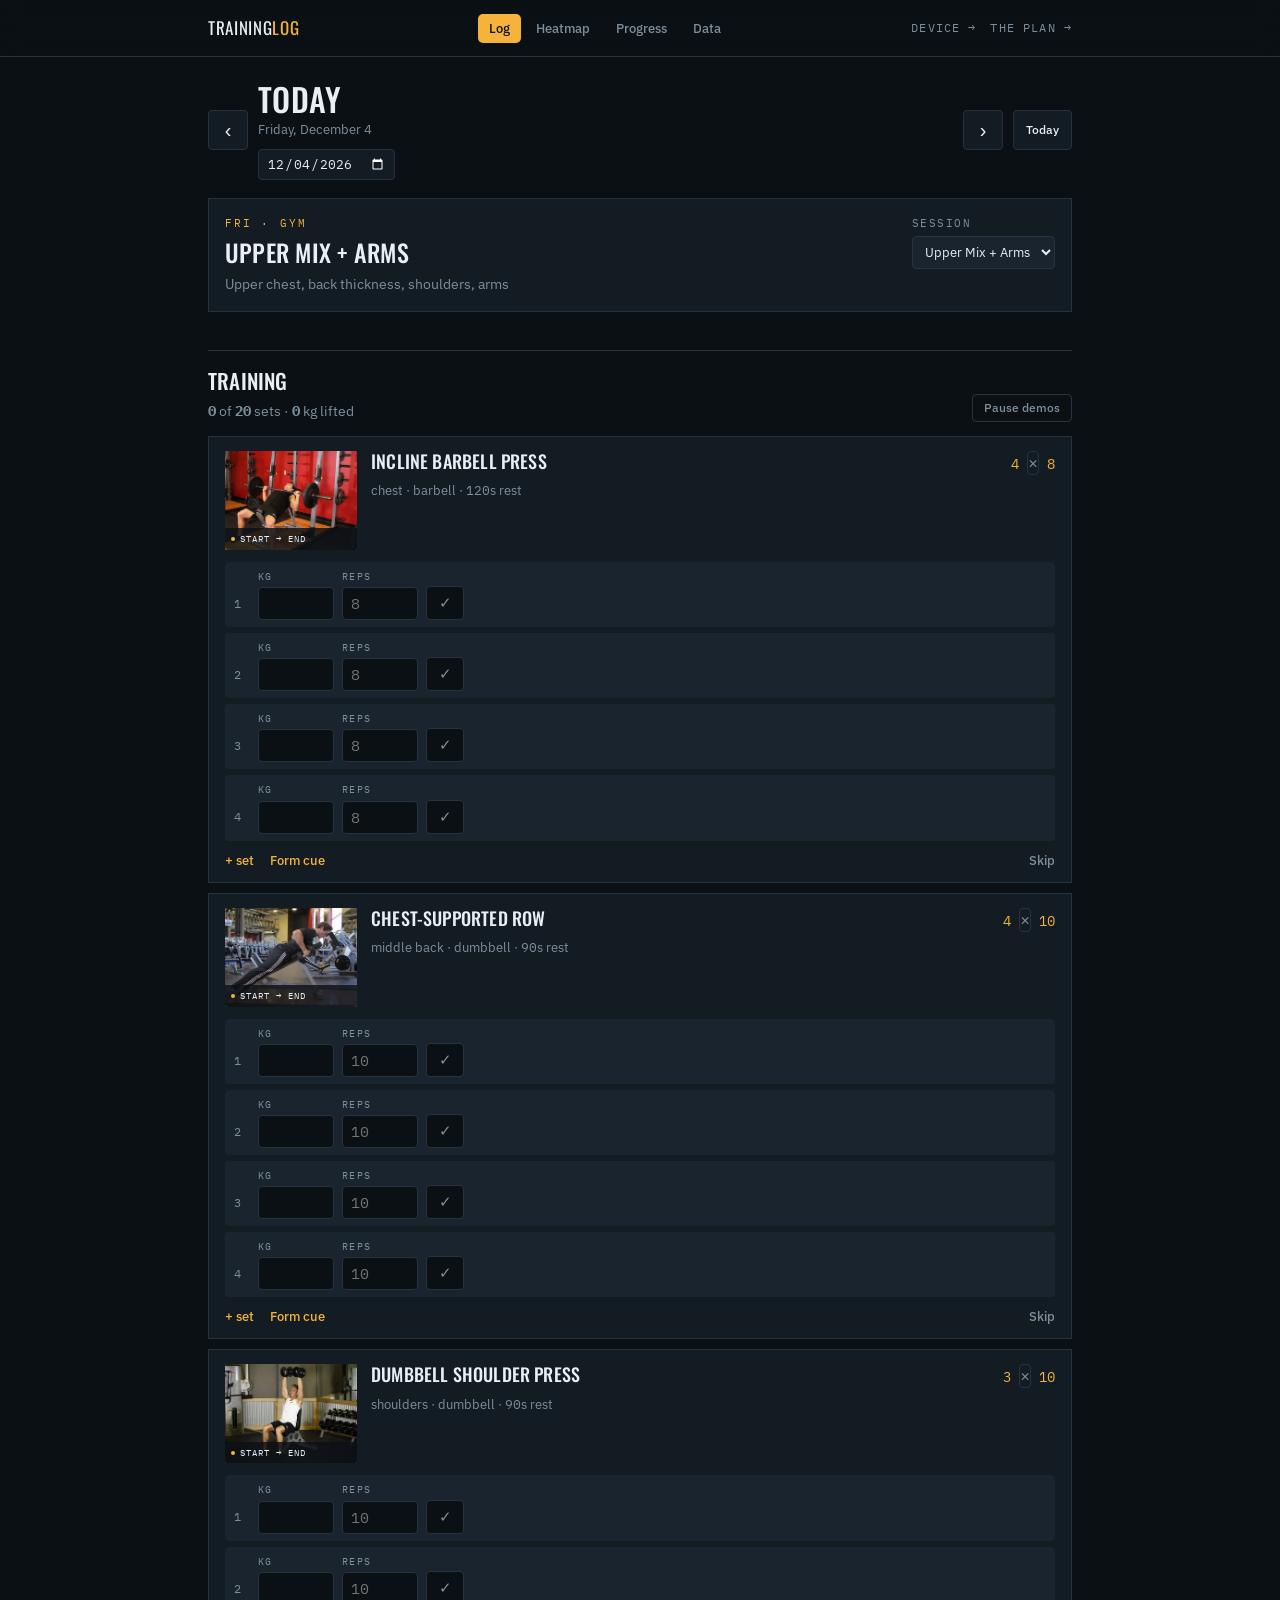
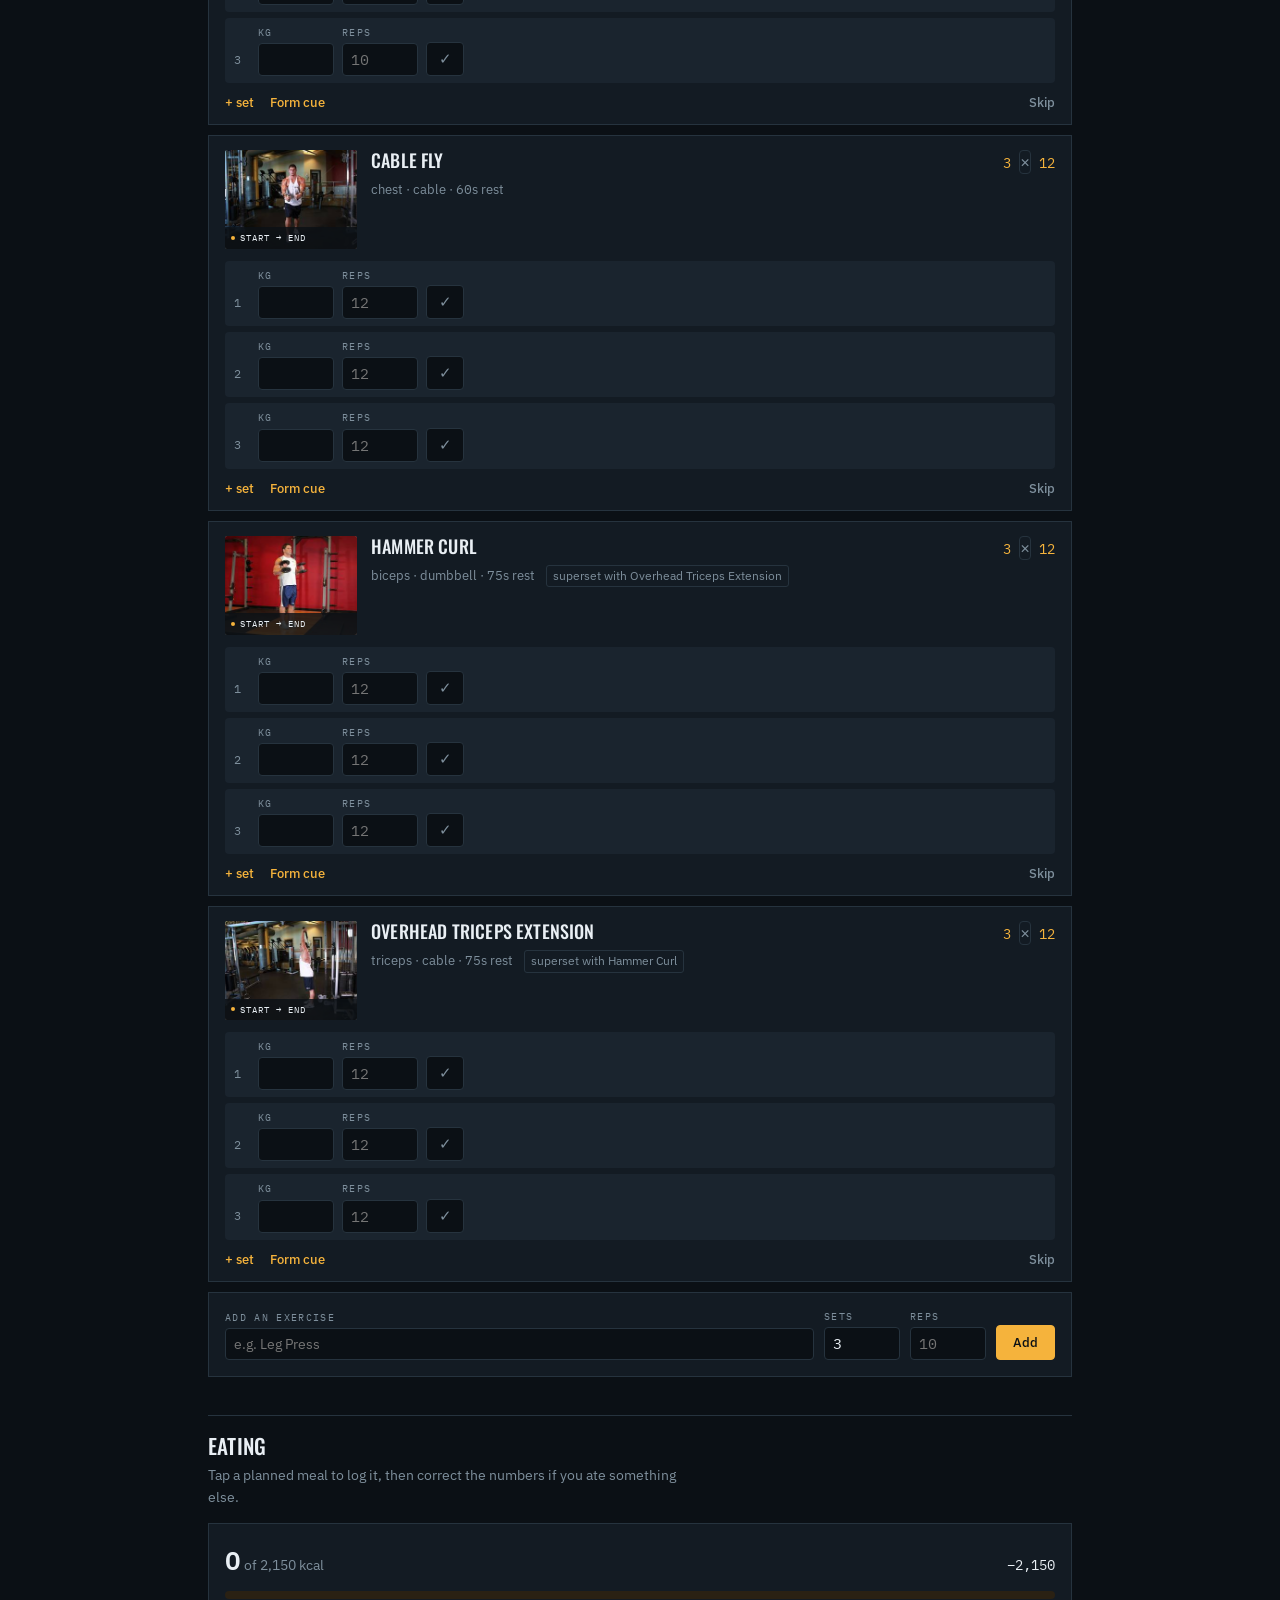
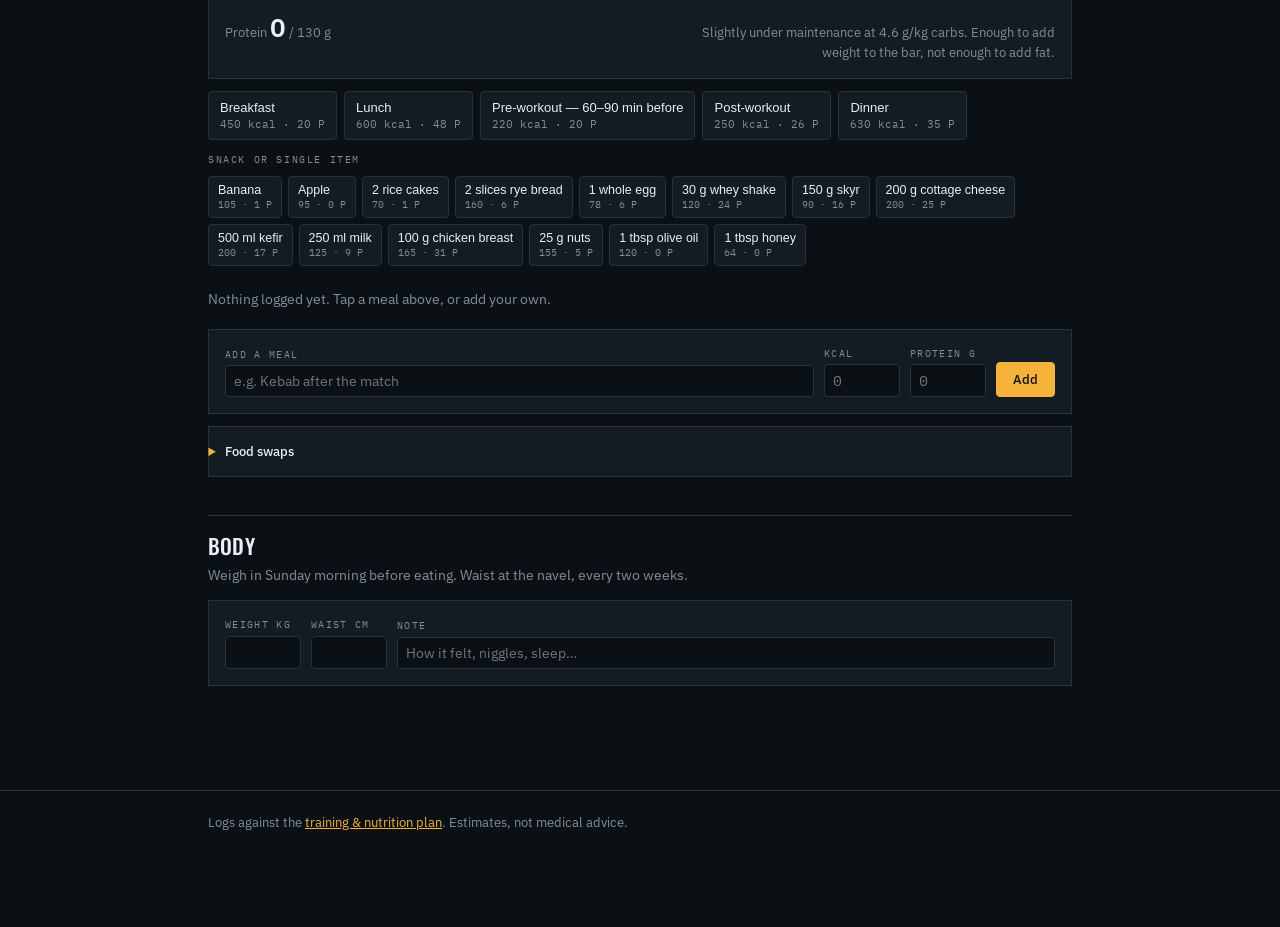
<file: index.html>
<!doctype html>
<html lang="en"><head>
<meta charset="utf-8">
<meta name="viewport" content="width=device-width, initial-scale=1">
<title>Training Log</title>
<meta name="description" content="Daily workout and meal log for the training &amp; nutrition plan.">
<meta name="theme-color" content="#0B1015">
<link rel="preconnect" href="https://fonts.googleapis.com">
<link rel="preconnect" href="https://fonts.gstatic.com" crossorigin>
<link href="https://fonts.googleapis.com/css2?family=Oswald:wght@400;500;600&family=IBM+Plex+Mono:wght@400;500;600&family=IBM+Plex+Sans:wght@400;500;600&display=swap" rel="stylesheet">
<link rel="stylesheet" href="assets/css/app.css">
</head><body>

<header class="bar"><div class="bar-in">
  <a class="brand" href="#" aria-label="Training log">TRAINING<em>LOG</em></a>
  <nav class="tabs" role="tablist">
    <button data-view="log" class="is-on">Log</button>
    <button data-view="heatmap">Heatmap</button>
    <button data-view="progress">Progress</button>
    <button data-view="data">Data</button>
  </nav>
  <div class="bar-links">
    <a class="plan-link" href="device/index.html">Device &rarr;</a>
    <a class="plan-link" href="training-nutrition-plan.html">The plan &rarr;</a>
  </div>
</div></header>

<main class="wrap">

<!-- ============ LOG ============ -->
<section class="view" id="view-log">
  <div class="date-row">
    <button id="prev" aria-label="Previous day">‹</button>
    <div class="date-mid">
      <h2 id="log-title">Today</h2>
      <p id="log-sub"></p>
      <input type="date" id="log-date" aria-label="Pick a date">
    </div>
    <button id="next" aria-label="Next day">›</button>
    <button id="today" class="btn-sm">Today</button>
  </div>

  <div id="session" class="card"></div>

  <div class="blk-head blk-head-row">
    <div><h3>Training</h3><p id="work-sum"></p></div>
    <button id="anim" class="btn-ghost btn-tiny">Pause demos</button>
  </div>
  <div id="attend" class="card" hidden></div>
  <div id="exercises"></div>
  <div id="treadmill-runs" class="card" hidden></div>

  <form id="add-ex" class="card add-row">
    <label class="fld grow"><span>Add an exercise</span><input name="exname" placeholder="e.g. Leg Press" autocomplete="off"></label>
    <label class="fld"><span>sets</span><input name="exsets" type="number" min="1" max="12" value="3" inputmode="numeric"></label>
    <label class="fld"><span>reps</span><input name="exreps" placeholder="10" autocomplete="off"></label>
    <button class="btn">Add</button>
  </form>

  <div class="blk-head"><h3>Eating</h3><p>Tap a planned meal to log it, then correct the numbers if you ate something else.</p></div>
  <div id="kcal-sum" class="card"></div>
  <div id="meal-presets" class="chips"></div>

  <p class="chips-label">Snack or single item</p>
  <div id="quick-foods" class="chips chips-sm"></div>

  <ul id="meals" class="meal-list"></ul>

  <form id="add-meal" class="card add-row">
    <label class="fld grow"><span>Add a meal</span><input name="mname" placeholder="e.g. Kebab after the match" autocomplete="off"></label>
    <label class="fld"><span>kcal</span><input name="mkcal" type="number" min="0" step="10" placeholder="0" inputmode="numeric"></label>
    <label class="fld"><span>protein g</span><input name="mprot" type="number" min="0" step="1" placeholder="0" inputmode="numeric"></label>
    <button class="btn">Add</button>
  </form>

  <details class="card swaps-card">
    <summary>Food swaps</summary>
    <dl id="swaps" class="swaps"></dl>
  </details>

  <div class="blk-head"><h3>Body</h3><p>Weigh in Sunday morning before eating. Waist at the navel, every two weeks.</p></div>
  <div class="card body-row">
    <label class="fld"><span>Weight kg</span><input type="number" id="f-weight" step="0.1" min="0" inputmode="decimal"></label>
    <label class="fld"><span>Waist cm</span><input type="number" id="f-waist" step="0.5" min="0" inputmode="decimal"></label>
    <label class="fld grow"><span>Note</span><input type="text" id="f-note" placeholder="How it felt, niggles, sleep…" autocomplete="off"></label>
  </div>
</section>

<!-- ============ HEATMAP ============ -->
<section class="view" id="view-heatmap" hidden>
  <div class="blk-head"><h2>The last year</h2>
    <p>One square per day. Click a square to open that day's log.</p></div>

  <div class="filter-row" id="metric-pick" role="group" aria-label="Heatmap metric">
    <button data-metric="sets" class="is-on">Training done</button>
    <button data-metric="volume">Volume lifted</button>
    <button data-metric="kcal">Calories vs target</button>
  </div>

  <div class="card">
    <div class="heat-scroll"><div id="heat"></div></div>
    <div class="heat-legend" id="heat-legend"></div>
  </div>

  <dl class="stats" id="heat-stats"></dl>

  <details class="card">
    <summary>Every logged day, as a table</summary>
    <div class="tbl" id="heat-table"></div>
  </details>
</section>

<!-- ============ PROGRESS ============ -->
<section class="view" id="view-progress" hidden>
  <div class="hero" id="hero"></div>

  <div class="blk-head"><h3>Bodyweight</h3>
    <p>Compare weekly points, not day to day. Flat weight with climbing lifts is recomposition working.</p></div>
  <div class="card"><div id="chart-weight"></div></div>

  <div class="blk-head"><h3>Waist</h3>
    <p>In a recomposition the tape moves before the scale does.</p></div>
  <div class="card"><div id="chart-waist"></div></div>

  <div class="blk-head"><h3>Volume per week</h3>
    <p>Weight × reps across every completed set. If this is not trending up, nothing else matters.</p></div>
  <div class="card"><div id="chart-volume"></div></div>

  <div class="blk-head"><h3>Lifts</h3><p>Your best set on every exercise you have logged.</p></div>
  <div class="card tbl" id="lifts"></div>
</section>

<!-- ============ DATA ============ -->
<section class="view" id="view-data" hidden>
  <div class="blk-head"><h2>Your data</h2>
    <p>The log lives in this browser. Clearing site data, or switching browser or phone, loses it —
       so either export a copy now and then, or set up the daily backup below and stop thinking
       about it.</p></div>
  <div class="card">
    <p id="data-sum" class="data-sum"></p>
    <div class="add-row">
      <button class="btn" id="export">Export JSON</button>
      <label class="btn btn-ghost">Import JSON<input type="file" id="import" accept="application/json" hidden></label>
      <button class="btn btn-danger" id="wipe">Delete everything</button>
    </div>
  </div>

  <div class="blk-head"><h3>Daily backup to GitHub</h3>
    <p>Phones throw away website storage — iOS clears it for sites you have not opened in about a
       week. Point this at a <strong>private</strong> repository and the log copies itself there once a
       day, so losing the phone is not losing the training history.</p></div>

  <div class="card" id="backup-card">
    <p class="bk-status" id="bk-status"></p>

    <div class="bk-fields">
      <label class="fld grow"><span>Private repo</span>
        <input type="text" id="bk-repo" placeholder="your-username/gym-log-data"
               autocomplete="off" autocapitalize="none" spellcheck="false"></label>
      <label class="fld"><span>File</span>
        <input type="text" id="bk-path" placeholder="log.json" autocomplete="off"
               autocapitalize="none" spellcheck="false"></label>
    </div>
    <label class="fld grow bk-token"><span>Fine-grained token</span>
      <input type="password" id="bk-token" placeholder="github_pat_…" autocomplete="off"
             autocapitalize="none" spellcheck="false"></label>

    <div class="add-row bk-actions">
      <button class="btn" id="bk-save">Save &amp; back up now</button>
      <button class="btn btn-ghost" id="bk-restore">Restore from GitHub</button>
      <button class="btn btn-ghost" id="bk-forget">Forget token</button>
    </div>

    <details class="bk-help">
      <summary>How to set this up on your phone</summary>
      <ol>
        <li>On github.com, create a <strong>new private repository</strong> — call it
            <code>gym-log-data</code>. Tick “Add a README”, so it is not empty.</li>
        <li>Go to <strong>Settings → Developer settings → Personal access tokens →
            Fine-grained tokens → Generate new token</strong>.</li>
        <li>Repository access: <strong>Only select repositories</strong> → pick
            <code>gym-log-data</code>. Nothing else.</li>
        <li>Permissions: <strong>Repository permissions → Contents → Read and write</strong>.
            Leave every other permission alone.</li>
        <li>Set an expiry you will remember, generate, and copy the token.</li>
        <li>Paste it above with the repo name and press <em>Save &amp; back up now</em>.</li>
      </ol>
      <p class="bk-warn">The token is kept in this browser only and is never included in an
         exported log file. Anyone who can unlock this phone can read it, so scope it to the one
         private repo and nothing more. When it expires, backups stop and this panel says so.</p>
    </details>
  </div>
</section>

</main>

<div id="lightbox" hidden></div>

<footer class="foot"><div class="wrap">
  <p>Logs against the <a href="training-nutrition-plan.html">training &amp; nutrition plan</a>.
     Estimates, not medical advice.</p>
</div></footer>

<script src="assets/js/plan.js"></script>
<script src="assets/js/store.js"></script>
<script src="assets/js/charts.js"></script>
<script src="assets/js/backup.js"></script>
<script src="assets/js/app.js"></script>
</body></html>
</file>
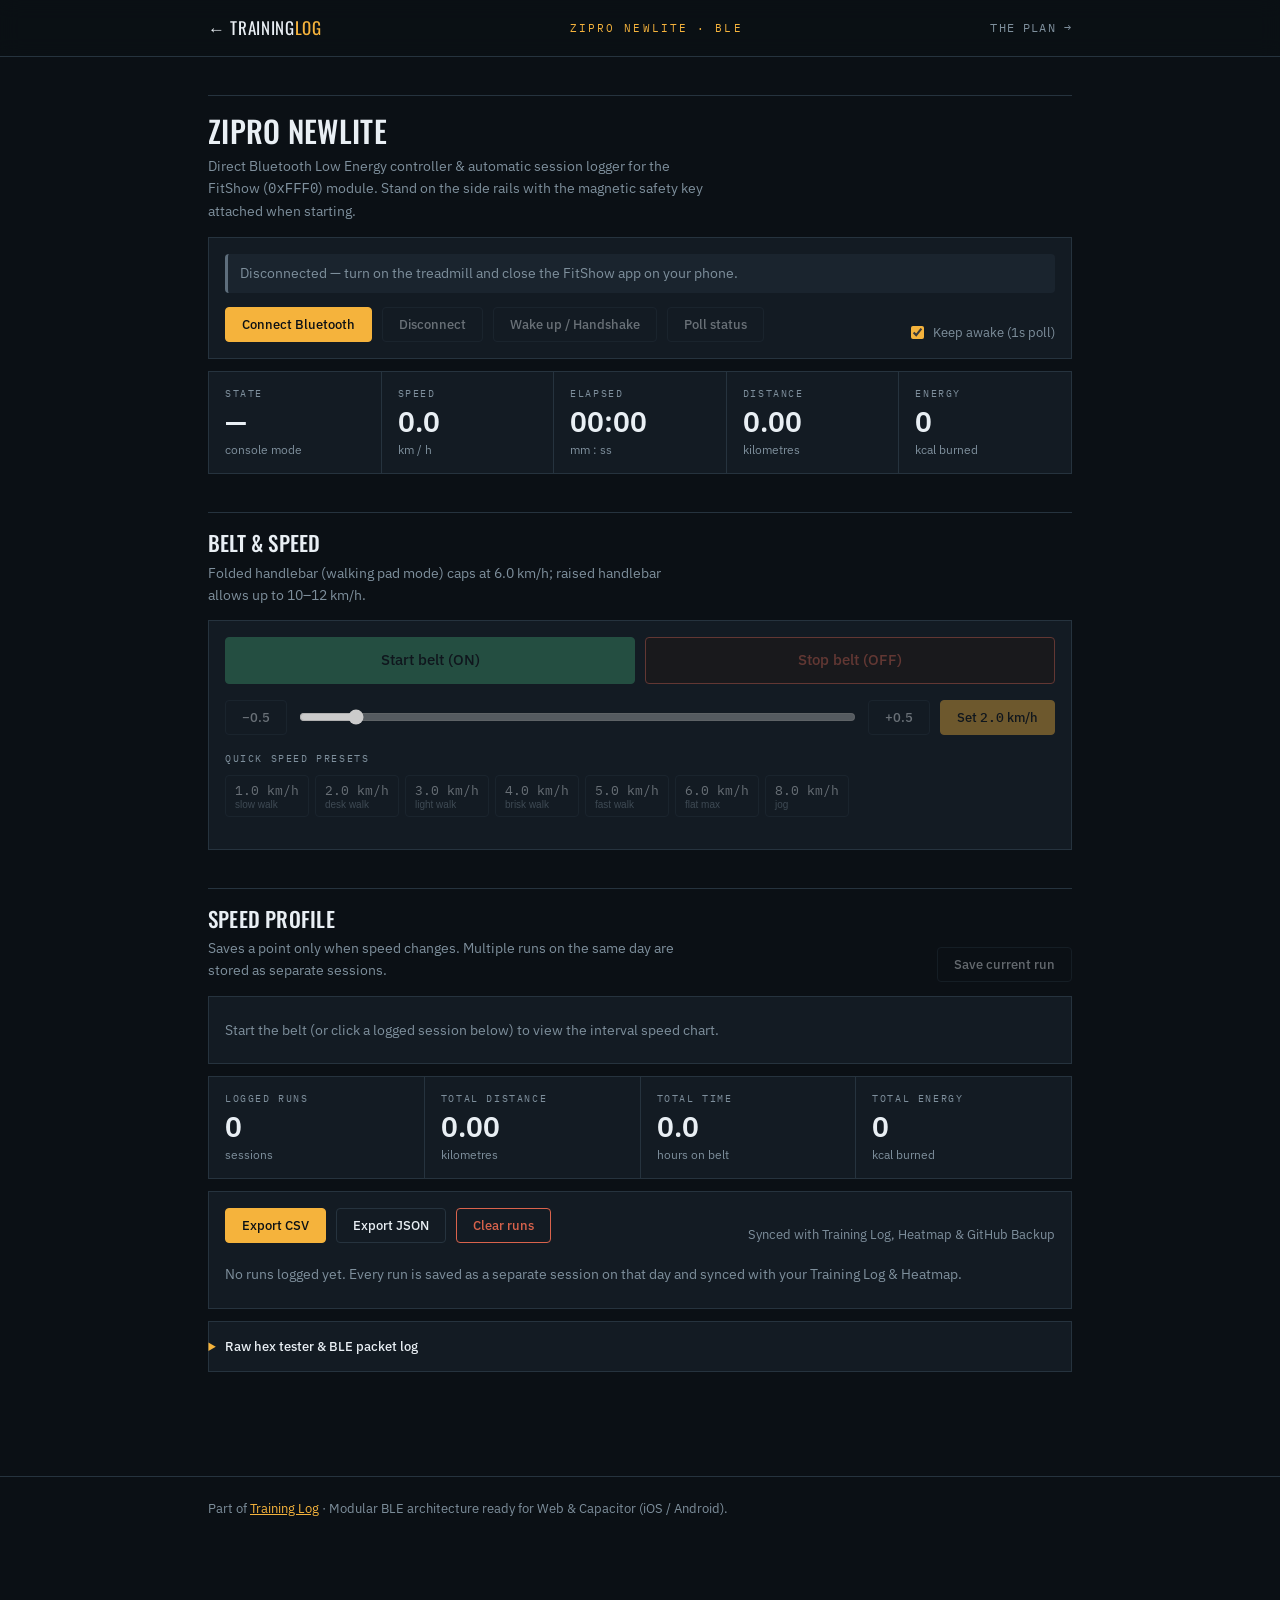
<file: device/index.html>
<!doctype html>
<html lang="en"><head>
<meta charset="utf-8">
<meta name="viewport" content="width=device-width, initial-scale=1, viewport-fit=cover">
<title>ZIPRO Newlite · Treadmill Controller &amp; Log</title>
<meta name="description" content="Bluetooth controller and session logger for the ZIPRO Newlite (FitShow) treadmill.">
<meta name="theme-color" content="#0B1015">
<link rel="preconnect" href="https://fonts.googleapis.com">
<link rel="preconnect" href="https://fonts.gstatic.com" crossorigin>
<link href="https://fonts.googleapis.com/css2?family=Oswald:wght@400;500;600&family=IBM+Plex+Mono:wght@400;500;600&family=IBM+Plex+Sans:wght@400;500;600&display=swap" rel="stylesheet">
<link rel="stylesheet" href="../assets/css/app.css">
<link rel="stylesheet" href="css/device.css">
</head><body>

<header class="bar"><div class="bar-in">
  <a class="brand" href="../index.html" aria-label="Back to Training Log">&larr; TRAINING<em>LOG</em></a>
  <span class="eyebrow" style="margin:0">ZIPRO NEWLITE · BLE</span>
  <a class="plan-link" href="../training-nutrition-plan.html">The plan &rarr;</a>
</div></header>

<main class="wrap">

  <div class="blk-head">
    <h2>ZIPRO Newlite</h2>
    <p>Direct Bluetooth Low Energy controller &amp; automatic session logger for the FitShow (<code>0xFFF0</code>)
       module. Stand on the side rails with the magnetic safety key attached when starting.</p>
  </div>

  <!-- Connection Card -->
  <div class="card">
    <p class="bk-status bk-off" id="conn-status">Disconnected — turn on the treadmill and close the FitShow app on your phone.</p>
    <div class="add-row">
      <button class="btn" id="btn-connect">Connect Bluetooth</button>
      <button class="btn btn-ghost" id="btn-disconnect" disabled>Disconnect</button>
      <button class="btn btn-ghost" id="btn-wake" disabled>Wake up / Handshake</button>
      <button class="btn btn-ghost" id="btn-poll" disabled>Poll status</button>
      <label class="dev-chk" style="margin-left:auto">
        <input type="checkbox" id="chk-autopoll" checked> Keep awake (1s poll)
      </label>
    </div>
  </div>

  <!-- Live Telemetry -->
  <dl class="stats">
    <div class="stat"><dt>State</dt><dd id="val-state" class="num">—</dd><p>console mode</p></div>
    <div class="stat"><dt>Speed</dt><dd id="val-speed" class="num">0.0</dd><p>km / h</p></div>
    <div class="stat"><dt>Elapsed</dt><dd id="val-time" class="num">00:00</dd><p>mm : ss</p></div>
    <div class="stat"><dt>Distance</dt><dd id="val-dist" class="num">0.00</dd><p>kilometres</p></div>
    <div class="stat"><dt>Energy</dt><dd id="val-kcal" class="num">0</dd><p>kcal burned</p></div>
  </dl>

  <!-- Belt & Speed Control -->
  <div class="blk-head">
    <h3>Belt &amp; speed</h3>
    <p>Folded handlebar (walking pad mode) caps at 6.0 km/h; raised handlebar allows up to 10–12 km/h.</p>
  </div>

  <div class="card">
    <div class="dev-power">
      <button class="att-btn att-yes is-on" id="btn-start" disabled>Start belt (ON)</button>
      <button class="btn btn-danger dev-stop-btn" id="btn-stop" disabled>Stop belt (OFF)</button>
    </div>

    <div class="dev-slider-row">
      <button class="btn btn-ghost" id="btn-speed-down" disabled>−0.5</button>
      <input type="range" id="speed-slider" min="1.0" max="12.0" step="0.5" value="2.0" disabled aria-label="Target speed km/h">
      <button class="btn btn-ghost" id="btn-speed-up" disabled>+0.5</button>
      <button class="btn" id="btn-speed-set" disabled>Set <span id="speed-target" class="num">2.0</span> km/h</button>
    </div>

    <p class="chips-label">Quick speed presets</p>
    <div class="chips chips-sm" id="speed-presets">
      <button class="chip" data-speed="1.0" disabled><span class="chip-when num">1.0 km/h</span><span class="chip-n">slow walk</span></button>
      <button class="chip" data-speed="2.0" disabled><span class="chip-when num">2.0 km/h</span><span class="chip-n">desk walk</span></button>
      <button class="chip" data-speed="3.0" disabled><span class="chip-when num">3.0 km/h</span><span class="chip-n">light walk</span></button>
      <button class="chip" data-speed="4.0" disabled><span class="chip-when num">4.0 km/h</span><span class="chip-n">brisk walk</span></button>
      <button class="chip" data-speed="5.0" disabled><span class="chip-when num">5.0 km/h</span><span class="chip-n">fast walk</span></button>
      <button class="chip" data-speed="6.0" disabled><span class="chip-when num">6.0 km/h</span><span class="chip-n">flat max</span></button>
      <button class="chip" data-speed="8.0" disabled><span class="chip-when num">8.0 km/h</span><span class="chip-n">jog</span></button>
    </div>
  </div>

  <!-- Speed Profile Chart & Session History -->
  <div class="blk-head blk-head-row">
    <div>
      <h3 id="chart-title">Speed profile</h3>
      <p>Saves a point only when speed changes. Multiple runs on the same day are stored as separate sessions.</p>
    </div>
    <button class="btn btn-ghost" id="btn-save-session" disabled>Save current run</button>
  </div>

  <div class="card">
    <div id="speed-chart"></div>
  </div>

  <!-- Lifetime Stats -->
  <dl class="stats">
    <div class="stat"><dt>Logged runs</dt><dd id="tot-runs" class="num">0</dd><p>sessions</p></div>
    <div class="stat"><dt>Total distance</dt><dd id="tot-km" class="num">0.00</dd><p>kilometres</p></div>
    <div class="stat"><dt>Total time</dt><dd id="tot-hours" class="num">0.0</dd><p>hours on belt</p></div>
    <div class="stat"><dt>Total energy</dt><dd id="tot-kcal" class="num">0</dd><p>kcal burned</p></div>
  </dl>

  <div class="card">
    <div class="add-row" style="margin-bottom:14px">
      <button class="btn" id="btn-export-csv">Export CSV</button>
      <button class="btn btn-ghost" id="btn-export-json">Export JSON</button>
      <button class="btn btn-danger" id="btn-clear-runs">Clear runs</button>
      <span class="dev-chk" style="margin-left:auto">Synced with Training Log, Heatmap &amp; GitHub Backup</span>
    </div>
    <div class="tbl" id="session-table"></div>
  </div>

  <!-- Raw Hex Debugger -->
  <details class="card">
    <summary>Raw hex tester &amp; BLE packet log</summary>
    <div class="add-row" style="margin-top:12px">
      <label class="fld grow"><span>Hex frame</span>
        <input type="text" id="raw-hex" value="02515103" autocomplete="off" spellcheck="false"></label>
      <button class="btn btn-ghost" id="btn-raw-send" disabled>Send hex</button>
      <button class="btn btn-ghost" id="btn-log-clear">Clear</button>
    </div>
    <div id="ble-log" class="dev-log"></div>
  </details>

</main>

<footer class="foot"><div class="wrap">
  <p>Part of <a href="../index.html">Training Log</a> · Modular BLE architecture ready for Web &amp; Capacitor (iOS / Android).</p>
</div></footer>

<script src="js/protocol.js"></script>
<script src="js/ble.js"></script>
<script src="js/store.js"></script>
<script src="js/ui.js"></script>
</body></html>
</file>
<file: assets/css/app.css>
/* Same palette and type as training-nutrition-plan.html, so the log and the plan
   read as one thing. */

:root{
  --ink:#0B1015; --panel:#131B23; --panel2:#1A242E; --line:#26333E;
  --chalk:#E9EFF4; --mute:#7E8F9C; --amber:#F5B33C; --pitch:#3E9B6E; --rest:#5E6E7C;
  --danger:#D9634C;
  --disp:"Oswald","Haettenschweiler","Arial Narrow",sans-serif;
  --body:"IBM Plex Sans",system-ui,-apple-system,sans-serif;
  --mono:"IBM Plex Mono","SFMono-Regular",Consolas,monospace;
}
*{box-sizing:border-box}
body{margin:0;background:var(--ink);color:var(--chalk);font:400 16px/1.6 var(--body);
  -webkit-font-smoothing:antialiased}
h1,h2,h3,h4{font-family:var(--disp);font-weight:500;letter-spacing:.01em;margin:0;line-height:1.15}
.num{font-family:var(--mono);font-variant-numeric:tabular-nums}
.wrap{max-width:900px;margin:0 auto;padding:0 18px 72px}
.unit{color:var(--mute);font-weight:400}
.empty{color:var(--mute);font-size:14px;margin:6px 0}

/* ---- top bar ---- */
.bar{position:sticky;top:0;z-index:40;background:rgba(11,16,21,.94);
  backdrop-filter:blur(10px);border-bottom:1px solid var(--line)}
.bar-in{max-width:900px;margin:0 auto;padding:0 18px;display:flex;align-items:center;
  justify-content:space-between;gap:14px;height:56px}
.brand{font-family:var(--disp);font-size:17px;letter-spacing:.04em;text-decoration:none;color:var(--chalk)}
.brand em{font-style:normal;color:var(--amber)}
.bar-links{display:flex;align-items:center;gap:14px}
.plan-link{font-family:var(--mono);font-size:11.5px;letter-spacing:.1em;text-transform:uppercase;
  color:var(--mute);text-decoration:none;white-space:nowrap}
.plan-link:hover{color:var(--amber)}
.tabs{display:flex;gap:4px;overflow-x:auto;scrollbar-width:none}
.tabs::-webkit-scrollbar{display:none}
.tabs button{background:none;border:0;color:var(--mute);font:500 13px/1 var(--body);
  padding:8px 11px;border-radius:5px;cursor:pointer;white-space:nowrap}
.tabs button:hover{color:var(--chalk)}
.tabs button.is-on{color:var(--ink);background:var(--amber)}

/* ---- blocks ---- */
.blk-head{margin:38px 0 14px;border-top:1px solid var(--line);padding-top:18px}
.blk-head h2{font-size:30px;text-transform:uppercase}
.blk-head h3{font-size:21px;text-transform:uppercase}
.blk-head p{margin:6px 0 0;color:var(--mute);font-size:14px;max-width:62ch}
.card{background:var(--panel);border:1px solid var(--line);padding:16px;margin:0 0 12px}

/* ---- date row ---- */
.date-row{display:flex;align-items:center;gap:10px;padding:24px 0 18px}
.date-mid{flex:1;min-width:0}
.date-mid h2{font-size:32px;text-transform:uppercase}
.date-mid p{margin:2px 0 0;color:var(--mute);font-size:13px}
#log-date{margin-top:8px;background:var(--panel);border:1px solid var(--line);color:var(--chalk);
  font:400 13px var(--mono);padding:5px 8px;border-radius:4px;color-scheme:dark}
.date-row>button{background:var(--panel);border:1px solid var(--line);color:var(--chalk);
  width:40px;height:40px;font-size:20px;cursor:pointer;border-radius:4px;flex:none}
.date-row>button:hover{border-color:var(--amber);color:var(--amber)}
.btn-sm{width:auto!important;padding:0 12px;font:500 12px/1 var(--body)!important}

/* ---- session header ---- */
.sess-head{display:flex;justify-content:space-between;align-items:flex-start;gap:16px;flex-wrap:wrap}
.eyebrow{font-family:var(--mono);font-size:10.5px;letter-spacing:.2em;text-transform:uppercase;
  color:var(--amber);margin:0 0 8px}
.eyebrow.football{color:var(--pitch)} .eyebrow.rest{color:var(--rest)}
.sess-head h3{font-size:24px;text-transform:uppercase}
.sess-focus{margin:6px 0 0;color:var(--mute);font-size:14px;max-width:52ch}
.swap-sess{font-family:var(--mono);font-size:10.5px;letter-spacing:.14em;text-transform:uppercase;
  color:var(--mute);display:flex;flex-direction:column;gap:5px}
.swap-sess select{background:var(--panel2);border:1px solid var(--line);color:var(--chalk);
  font:400 13px var(--body);padding:6px 8px;border-radius:4px}

/* ---- exercise cards ---- */
.ex{background:var(--panel);border:1px solid var(--line);padding:14px 16px;margin:0 0 10px}
.ex-head{display:flex;justify-content:space-between;align-items:baseline;gap:12px}
.ex-head h4{font-size:18px;text-transform:uppercase}
.badge{font:500 9.5px/1 var(--mono);letter-spacing:.14em;color:var(--ink);background:var(--mute);
  padding:3px 5px;margin-left:8px;vertical-align:middle;border-radius:3px}
.ex-load{margin:0;font-family:var(--mono);font-size:14px;color:var(--amber);white-space:nowrap}
.ex-load .x{color:var(--mute)}
.ex-meta{margin:5px 0 0;color:var(--mute);font-size:12.5px}
.tag{display:inline-block;margin-left:8px;border:1px solid var(--line);padding:1px 6px;
  border-radius:3px;font-size:11.5px}
.last{margin:8px 0 0;font-size:12.5px;color:var(--mute)}
.last .num{color:var(--chalk)}
.cue{margin:10px 0 0;font-size:13.5px;color:var(--mute);border-left:2px solid var(--amber);padding-left:10px}

.sets{margin:12px 0 0;display:flex;flex-direction:column;gap:6px}
.set{display:flex;align-items:flex-end;gap:8px;background:var(--panel2);padding:7px 9px;border-radius:4px}
.set.is-done{background:#172620;box-shadow:inset 2px 0 0 var(--pitch)}
.set-n{width:16px;color:var(--mute);font-size:12px;flex:none;padding-bottom:7px}
.fld{display:flex;flex-direction:column;gap:3px;min-width:0}
.fld>span{font-family:var(--mono);font-size:9.5px;letter-spacing:.14em;text-transform:uppercase;color:var(--mute)}
.fld input,.fld select{background:var(--ink);border:1px solid var(--line);color:var(--chalk);
  font:400 15px var(--mono);padding:6px 8px;border-radius:4px;width:76px;min-width:0}
.fld.grow{flex:1}.fld.grow input{width:100%;font-family:var(--body);font-size:14px}
.fld input:focus{outline:none;border-color:var(--amber)}
.tick{flex:none;width:38px;height:34px;border:1px solid var(--line);background:var(--ink);
  color:var(--mute);font-size:15px;cursor:pointer;border-radius:4px}
.tick[aria-pressed="true"]{background:var(--pitch);border-color:var(--pitch);color:var(--ink)}
.x{flex:none;width:28px;height:34px;border:1px solid var(--line);background:none;color:var(--mute);
  font-size:17px;line-height:1;cursor:pointer;border-radius:4px}
.x:hover{color:var(--danger);border-color:var(--danger)}
.ex-foot{margin:11px 0 0;display:flex;gap:16px}
.lnk{background:none;border:0;padding:0;color:var(--amber);font:500 12.5px var(--body);cursor:pointer}
.lnk:hover{text-decoration:underline}
.lnk-dim{color:var(--mute);margin-left:auto}

.add-row{display:flex;gap:10px;align-items:flex-end;flex-wrap:wrap}
.btn{background:var(--amber);border:1px solid var(--amber);color:var(--ink);
  font:500 13px/1 var(--body);padding:10px 16px;cursor:pointer;border-radius:4px}
.btn:hover{filter:brightness(1.08)}
.btn-ghost{background:none;color:var(--chalk);border-color:var(--line)}
.btn-danger{background:none;color:var(--danger);border-color:var(--danger)}

/* ---- calories meter ---- */
.meter-top{display:flex;justify-content:space-between;align-items:baseline;gap:12px;font-size:14px}
.meter-top>span:first-child b{font-size:26px;font-family:var(--body);font-weight:600;font-variant-numeric:normal}
.meter-sub b{font-family:var(--body);font-weight:600;font-variant-numeric:normal}
.meter-top .over{color:var(--danger)}
.meter-track{height:8px;background:#2A2113;border-radius:4px;margin:10px 0 8px;overflow:hidden}
.meter-fill{height:100%;background:var(--amber);border-radius:4px;transition:width .18s ease}
.meter-sub{font-size:12.5px;color:var(--mute)}
.meter-sub b{color:var(--chalk)}
.meter-sub>span:last-child{text-align:right;max-width:46ch}

.chips{display:flex;flex-wrap:wrap;gap:7px;margin:0 0 12px}
.chip{display:flex;flex-direction:column;gap:2px;text-align:left;background:var(--panel);
  border:1px solid var(--line);color:var(--chalk);padding:8px 11px;cursor:pointer;border-radius:4px}
.chip:hover{border-color:var(--amber)}
.chip-when{font-size:13px}
.chip-n{font-size:11px;color:var(--mute)}

.meal-list{list-style:none;margin:0 0 12px;padding:0;display:flex;flex-direction:column;gap:6px}
.meal{display:flex;align-items:flex-end;gap:8px;background:var(--panel);border:1px solid var(--line);
  padding:9px 11px;border-radius:4px}
.meal-txt{flex:1;min-width:0;display:flex;flex-direction:column;gap:2px}
.meal-when{background:none;border:0;color:var(--chalk);font:500 14px var(--body);padding:2px 0;width:100%}
.meal-when:focus{outline:none;border-bottom:1px solid var(--amber)}
.meal-what{font-size:12px;color:var(--mute);overflow:hidden;text-overflow:ellipsis;white-space:nowrap}
.meal .fld input{width:64px}

.swaps{margin:12px 0 0;display:grid;gap:8px}
.swap{display:flex;gap:12px;font-size:13.5px}
.swap dt{font-family:var(--mono);font-size:10.5px;letter-spacing:.14em;text-transform:uppercase;
  color:var(--amber);width:70px;flex:none;padding-top:3px}
.swap dd{margin:0;color:var(--mute)}
details summary{cursor:pointer;font:500 13px var(--body);color:var(--chalk);list-style-position:outside}
details summary::marker{color:var(--amber)}
.body-row{display:flex;gap:10px;flex-wrap:wrap;align-items:flex-end}

/* ---- heatmap ---- */
.filter-row{display:flex;gap:6px;flex-wrap:wrap;margin:0 0 14px}
.filter-row button{background:var(--panel);border:1px solid var(--line);color:var(--mute);
  font:500 12.5px var(--body);padding:7px 13px;cursor:pointer;border-radius:4px}
.filter-row button:hover{color:var(--chalk)}
.filter-row button.is-on{background:var(--amber);border-color:var(--amber);color:var(--ink)}
.heat-scroll{overflow-x:auto;padding-bottom:4px}
.cell{cursor:pointer}
.cell:hover,.cell:focus{stroke:var(--chalk);stroke-width:1.5;outline:none}
.cell-today{stroke:var(--chalk);stroke-width:1}
text.ax{fill:var(--mute);font:400 9.5px var(--mono)}
text.ax-em{fill:var(--chalk);font:500 11px var(--mono)}
.chart-svg{width:100%;height:auto;display:block}
.hit{cursor:pointer}.hit:focus{outline:none}
.heat-legend{display:flex;align-items:center;gap:4px;justify-content:flex-end;margin-top:10px;
  font-family:var(--mono);font-size:10px;color:var(--mute)}
.heat-legend i{width:12px;height:12px;border-radius:2.5px;display:block}
.heat-legend span:first-child{margin-right:4px}
.heat-legend span:last-child{margin-left:4px}

.stats{display:grid;grid-template-columns:repeat(auto-fit,minmax(150px,1fr));gap:1px;
  background:var(--line);border:1px solid var(--line);margin:12px 0}
.stat{background:var(--panel);padding:14px 16px}
.stat dt{font-family:var(--mono);font-size:10px;letter-spacing:.16em;text-transform:uppercase;color:var(--mute)}
.stat dd{margin:6px 0 0;font:600 28px/1 var(--body)}
.stat p{margin:4px 0 0;font-size:12px;color:var(--mute)}

/* ---- progress ---- */
.hero{padding:34px 0 6px}
.hero-label{font-family:var(--mono);font-size:10.5px;letter-spacing:.2em;text-transform:uppercase;
  color:var(--amber);margin:0 0 10px}
.hero-num{margin:0;font:600 56px/1 var(--body)}
.hero-num .unit{font-size:22px;margin-left:8px}
.hero-sub{margin:10px 0 0;color:var(--mute);font-size:14px}
.hero-sub .ok{color:var(--pitch)} .hero-sub .warn{color:var(--amber)}

/* ---- tables ---- */
.tbl{overflow-x:auto}
.tbl table{border-collapse:collapse;width:100%;font-size:13.5px;min-width:420px}
.tbl th,.tbl td{text-align:left;padding:8px 10px;border-bottom:1px solid var(--line);white-space:nowrap}
.tbl thead th{font-family:var(--mono);font-size:10px;letter-spacing:.14em;text-transform:uppercase;
  color:var(--mute);font-weight:500}
.tbl .r{text-align:right}
.tbl tbody tr:last-child td{border-bottom:0}
.data-sum{margin:0 0 14px;color:var(--mute);font-size:14px}

/* ---- tooltip ---- */
.tip{position:absolute;z-index:60;pointer-events:none;background:var(--panel2);
  border:1px solid var(--line);padding:8px 10px;border-radius:4px;font-size:12.5px;
  line-height:1.45;max-width:230px;box-shadow:0 6px 20px rgba(0,0,0,.5)}
.tip b{font-weight:600}

.foot{border-top:1px solid var(--line);padding:22px 0;margin-top:20px}
.foot p{margin:0;color:var(--mute);font-size:13px}
.foot a{color:var(--amber)}

@media (max-width:560px){
  .wrap{padding:0 14px 60px}
  .bar-in{height:auto;flex-wrap:wrap;padding:8px 14px;gap:6px 12px}
  .tabs{order:3;width:100%;border-top:1px solid var(--line);padding-top:6px}
  .date-mid h2{font-size:26px}
  .hero-num{font-size:46px}
  .fld input{width:66px}
  .meter-sub>span:last-child{display:none}
}
@media (prefers-reduced-motion:reduce){*{transition:none!important}}

/* ---- backup panel ---- */
.bk-status{margin:0 0 14px;font-size:13.5px;padding:9px 12px;border-radius:4px;border-left:3px solid var(--line)}
.bk-status.bk-good{border-left-color:var(--pitch);background:#16221D;color:var(--chalk)}
.bk-status.bk-bad{border-left-color:var(--danger);background:#241713;color:var(--chalk)}
.bk-status.bk-off{border-left-color:var(--rest);background:var(--panel2);color:var(--mute)}
.bk-fields{display:flex;gap:10px;flex-wrap:wrap}
.bk-fields .fld input,.bk-token input{width:100%;font-family:var(--mono);font-size:13px}
.bk-fields .fld:not(.grow) input{width:118px}
.bk-token{margin-top:10px}
.bk-actions{margin-top:14px}
.bk-actions .btn:disabled{opacity:.45;cursor:not-allowed}
.bk-help{margin-top:16px;border-top:1px solid var(--line);padding-top:14px}
.bk-help ol{margin:12px 0 0;padding-left:20px;color:var(--mute);font-size:13.5px}
.bk-help li{margin-bottom:7px}
.bk-help code{font-family:var(--mono);font-size:12.5px;color:var(--chalk);background:var(--panel2);
  padding:1px 5px;border-radius:3px}
.bk-help strong{color:var(--chalk);font-weight:500}
.bk-warn{margin:14px 0 0;font-size:12.5px;color:var(--mute);border-left:2px solid var(--amber);padding-left:10px}

/* ---- football attendance ---- */
.blk-head-row{display:flex;justify-content:space-between;align-items:flex-end;gap:14px}
.btn-tiny{font:500 11.5px/1 var(--body);padding:7px 11px;border:1px solid var(--line);
  background:none;color:var(--mute);cursor:pointer;border-radius:4px;flex:none}
.btn-tiny:hover{color:var(--chalk);border-color:var(--amber)}
.att{display:flex;justify-content:space-between;align-items:center;gap:16px;flex-wrap:wrap}
.att h4{font-size:18px;text-transform:uppercase}
.att p{margin:5px 0 0;color:var(--mute);font-size:13px}
.att-btns{display:flex;gap:8px}
.att-btn{border:1px solid var(--line);background:var(--panel2);color:var(--chalk);
  font:500 14px/1 var(--body);padding:13px 20px;cursor:pointer;border-radius:4px}
.att-yes.is-on{background:var(--pitch);border-color:var(--pitch);color:var(--ink)}
.att-no.is-on{background:var(--rest);border-color:var(--rest);color:var(--ink)}
.att-btn:hover{border-color:var(--amber)}

/* ---- demo photos ---- */
.ex-top{display:flex;gap:14px;align-items:flex-start}
.ex-info{flex:1;min-width:0}
.demo{margin:0;position:relative;background:#EDEDED;border-radius:3px;overflow:hidden;
  width:132px;flex:none;aspect-ratio:4/3;cursor:pointer;border:0;padding:0}
.demo:hover,.demo:focus{outline:2px solid var(--amber);outline-offset:2px}
.fr{position:absolute;inset:0;width:100%;height:100%;object-fit:cover;display:block}
.fr-b{animation:flip 1.7s steps(1,end) infinite}
@keyframes flip{0%,50%{opacity:0}50.01%,100%{opacity:1}}
body.still .fr-b{animation-play-state:paused;opacity:0}
.demo-cap{position:absolute;left:0;right:0;bottom:0;background:rgba(11,16,21,.82);
  font-family:var(--mono);font-size:8.5px;letter-spacing:.12em;text-transform:uppercase;
  color:var(--chalk);padding:4px 6px;display:flex;align-items:center;gap:5px}
.dot{width:4px;height:4px;border-radius:50%;background:var(--amber);flex:none;
  animation:pulse 1.7s ease-in-out infinite}
@keyframes pulse{0%,100%{opacity:.3}50%{opacity:1}}
body.still .dot{animation:none;opacity:.3}

/* ---- enlarged demo ---- */
body.lb-open{overflow:hidden}
#lightbox{position:fixed;inset:0;z-index:80;background:rgba(11,16,21,.9);
  display:flex;align-items:center;justify-content:center;padding:18px;overflow-y:auto}
#lightbox[hidden]{display:none}   /* an author display: rule beats the hidden attribute */
.lb-inner{background:var(--panel);border:1px solid var(--line);max-width:640px;width:100%;
  position:relative;max-height:100%;overflow-y:auto}
.lb-x{position:absolute;top:8px;right:8px;z-index:2;width:36px;height:36px;border:0;
  background:rgba(11,16,21,.75);color:var(--chalk);font-size:22px;line-height:1;cursor:pointer;border-radius:4px}
.lb-demo{margin:0;position:relative;background:#EDEDED;aspect-ratio:4/3;overflow:hidden}
.lb-demo .demo-cap{font-size:10px;padding:7px 10px}
.lb-txt{padding:18px}
.lb-txt h3{font-size:24px;text-transform:uppercase}
.lb-txt .ex-load{margin:8px 0 0;display:flex;align-items:baseline;gap:12px;flex-wrap:wrap}
.lb-cue{margin:14px 0 0;font-size:14.5px;line-height:1.65;border-left:2px solid var(--amber);padding-left:12px}
.lb-alt{margin:12px 0 0;font-size:13px;color:var(--mute)}
.lb-alt b{color:var(--chalk);font-weight:500}
.lb-txt .btn{margin-top:16px;display:inline-block;text-decoration:none}

@media (max-width:560px){
  .demo{width:104px}
  .att{gap:12px}
  .att-btns{width:100%}
  .att-btn{flex:1}
}
@media (prefers-reduced-motion:reduce){
  .fr-b{animation:none;opacity:0}
  .dot{animation:none;opacity:.3}
}

/* ---- quick single-item chips ---- */
.chips-label{font-family:var(--mono);font-size:10px;letter-spacing:.16em;text-transform:uppercase;
  color:var(--mute);margin:0 0 8px}
.chips-sm{gap:6px;margin-bottom:16px}
.chips-sm .chip{padding:6px 9px;gap:1px}
.chips-sm .chip-when{font-size:12.5px}
.chips-sm .chip-n{font-size:10px}
</file>
<file: device/css/device.css>
/* Treadmill Controller & Session Log styles — extends ../assets/css/app.css
   with mobile-friendly touch targets and iOS/Android safe-area support. */

body {
  padding-top: env(safe-area-inset-top);
  padding-bottom: env(safe-area-inset-bottom);
}

.dev-chk {
  font: 400 13px var(--body);
  color: var(--mute);
  display: flex;
  align-items: center;
  gap: 6px;
  cursor: pointer;
}
.dev-chk input {
  accent-color: var(--amber);
}

.dev-power {
  display: flex;
  gap: 10px;
  margin-bottom: 16px;
}
.dev-power button {
  flex: 1;
  padding: 15px 18px;
  font-size: 14.5px;
}
.dev-stop-btn {
  background: #241713;
  font-weight: 500;
}

.dev-slider-row {
  display: flex;
  align-items: center;
  gap: 10px;
  margin-bottom: 16px;
  flex-wrap: wrap;
}
.dev-slider-row input[type="range"] {
  flex: 1;
  min-width: 140px;
  accent-color: var(--amber);
  height: 28px;
}

button:disabled {
  opacity: 0.4;
  cursor: not-allowed;
}

#raw-hex {
  font-family: var(--mono);
  font-size: 13px;
}

.dev-log {
  margin-top: 12px;
  background: var(--ink);
  border: 1px solid var(--line);
  border-radius: 4px;
  padding: 10px 12px;
  height: 180px;
  overflow-y: auto;
  font: 400 12px/1.5 var(--mono);
}
.dev-log-tx   { color: var(--amber); }
.dev-log-rx   { color: var(--pitch); }
.dev-log-info { color: var(--mute); }
.dev-log-err  { color: var(--danger); }

.tbl tr.is-selected td {
  background: var(--panel2);
}
</file>
